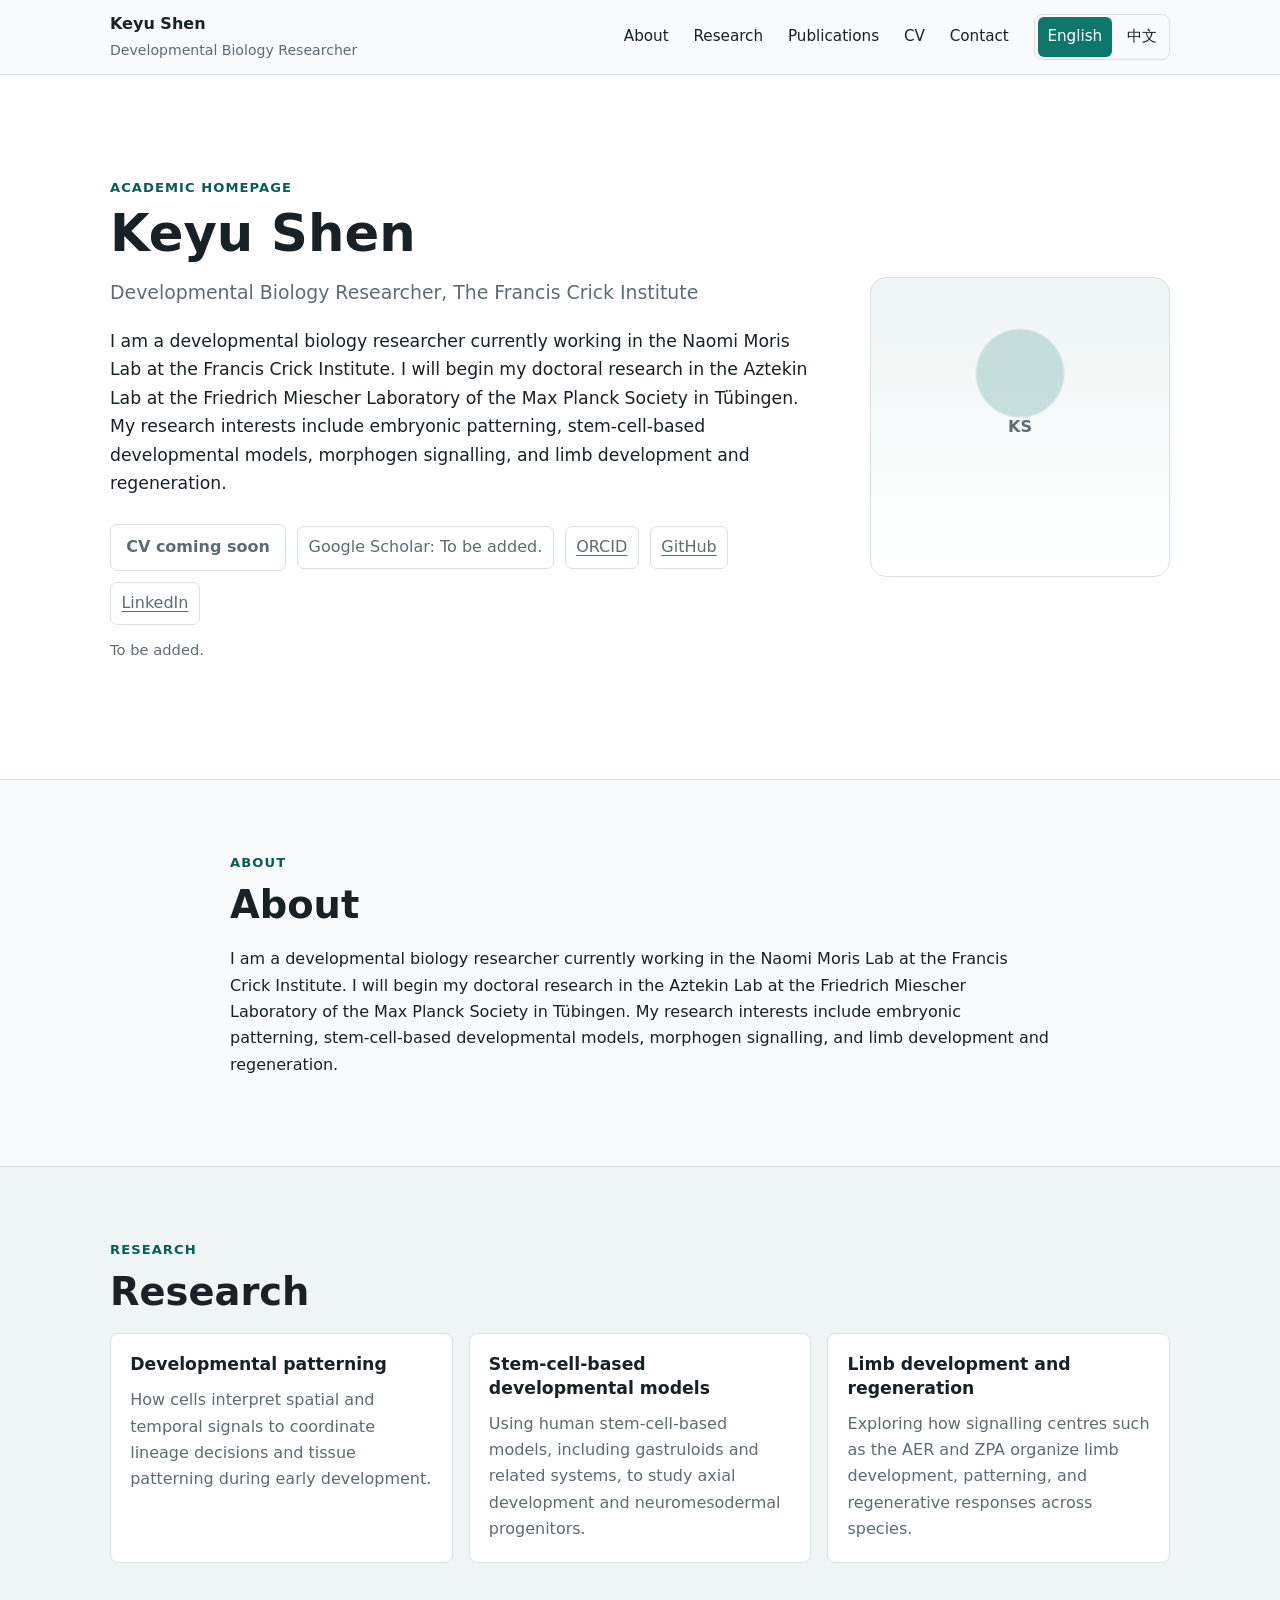
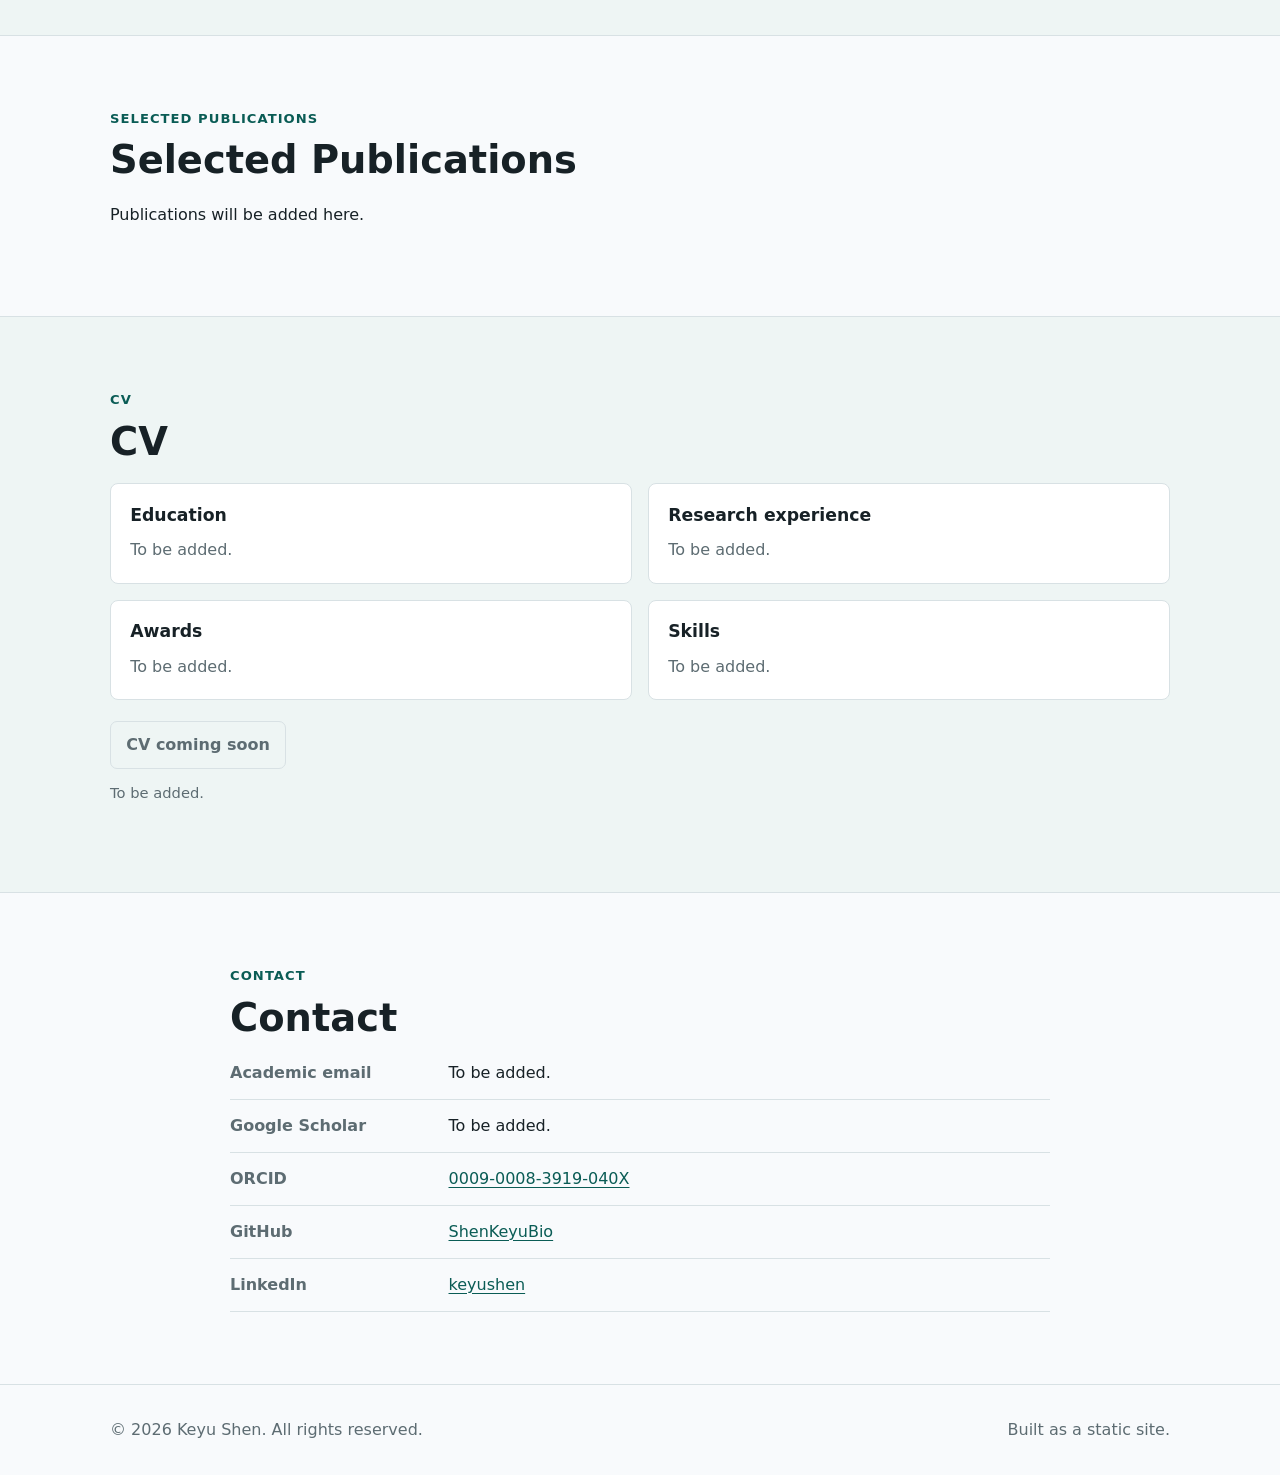
<file: index.html>
<!doctype html>
<html lang="en">
  <head>
    <meta charset="utf-8">
    <meta name="viewport" content="width=device-width, initial-scale=1">
    <title>Keyu Shen | Developmental Biology</title>
    <meta name="description" content="Academic homepage for Keyu Shen, a developmental biology researcher at The Francis Crick Institute. Research interests include embryonic patterning, stem-cell-based developmental models, morphogen signalling, and limb development and regeneration.">
    <meta name="robots" content="index, follow">
    <link rel="canonical" href="https://shenk.dev/">
    <link rel="alternate" hreflang="en" href="https://shenk.dev/">
    <link rel="alternate" hreflang="zh-CN" href="https://shenk.dev/zh/">
    <link rel="alternate" hreflang="x-default" href="https://shenk.dev/">
    <meta property="og:type" content="profile">
    <meta property="og:locale" content="en_US">
    <meta property="og:site_name" content="Keyu Shen Academic Website">
    <meta property="og:title" content="Keyu Shen | Developmental Biology">
    <meta property="og:description" content="Academic homepage for Keyu Shen, a developmental biology researcher at The Francis Crick Institute.">
    <meta property="og:url" content="https://shenk.dev/">
    <meta property="og:image" content="https://shenk.dev/assets/images/og-image.svg">
    <meta name="twitter:card" content="summary">
    <meta name="theme-color" content="#f8fafc">
    <link rel="icon" href="assets/images/favicon.svg" type="image/svg+xml">
    <link rel="manifest" href="site.webmanifest">
    <link rel="stylesheet" href="assets/css/styles.css">
    <script src="assets/js/main.js" defer></script>
    <script type="application/ld+json">
      {
        "@context": "https://schema.org",
        "@type": "Person",
        "name": "Keyu Shen",
        "alternateName": "沈可遇",
        "jobTitle": "Developmental Biology Researcher",
        "affiliation": {
          "@type": "Organization",
          "name": "The Francis Crick Institute"
        },
        "url": "https://shenk.dev/",
        "sameAs": [
          "https://github.com/ShenKeyuBio",
          "https://orcid.org/0009-0008-3919-040X",
          "https://www.linkedin.com/in/keyushen"
        ],
        "knowsAbout": [
          "Developmental biology and embryonic patterning",
          "Stem-cell-based embryo models",
          "Limb development and regeneration"
        ]
      }
    </script>
  </head>
  <body>
    <a class="skip-link" href="#main">Skip to main content</a>
    <header class="site-header" id="top">
      <div class="container header-grid">
        <a class="site-brand" href="#top" aria-label="Keyu Shen homepage">
          <span class="brand-name">Keyu Shen</span>
          <span class="brand-role">Developmental Biology Researcher</span>
        </a>

        <nav class="desktop-nav" aria-label="Primary navigation">
          <a href="#about">About</a>
          <a href="#research">Research</a>
          <a href="#publications">Publications</a>
          <a href="#cv">CV</a>
          <a href="#contact">Contact</a>
        </nav>

        <div class="language-switcher" aria-label="Language switcher">
          <a href="./" lang="en" hreflang="en" aria-current="page" data-language-choice="en">English</a>
          <a href="zh/" lang="zh-CN" hreflang="zh-CN" data-language-choice="zh-CN">中文</a>
        </div>

        <details class="mobile-nav">
          <summary aria-label="Open section navigation">Menu</summary>
          <nav aria-label="Mobile navigation">
            <a href="#about">About</a>
            <a href="#research">Research</a>
            <a href="#publications">Publications</a>
            <a href="#cv">CV</a>
            <a href="#contact">Contact</a>
          </nav>
        </details>
      </div>
    </header>

    <main id="main">
      <section class="hero section">
        <div class="container hero-grid">
          <div class="hero-copy">
            <p class="eyebrow">Academic homepage</p>
            <h1>Keyu Shen</h1>
            <p class="subtitle">Developmental Biology Researcher, The Francis Crick Institute</p>
            <p class="intro">
              I am a developmental biology researcher currently working in the Naomi Moris Lab at the Francis Crick Institute. I will begin my doctoral research in the Aztekin Lab at the Friedrich Miescher Laboratory of the Max Planck Society in Tübingen. My research interests include embryonic patterning, stem-cell-based developmental models, morphogen signalling, and limb development and regeneration.
            </p>
            <div class="hero-actions" aria-label="Profile actions">
              <button class="button" type="button" disabled aria-describedby="cv-note">CV coming soon</button>
              <span class="profile-link">Google Scholar: To be added.</span>
              <a class="profile-link" href="https://orcid.org/0009-0008-3919-040X" rel="me noopener noreferrer" target="_blank">ORCID</a>
              <a class="profile-link" href="https://github.com/ShenKeyuBio" rel="me noopener noreferrer" target="_blank">GitHub</a>
              <a class="profile-link" href="https://www.linkedin.com/in/keyushen" rel="me noopener noreferrer" target="_blank">LinkedIn</a>
            </div>
            <p class="note" id="cv-note">To be added.</p>
          </div>
          <div class="portrait-placeholder" role="img" aria-label="Neutral profile photo placeholder for Keyu Shen">
            <span>KS</span>
          </div>
        </div>
      </section>

      <section class="section" id="about" aria-labelledby="about-title">
        <div class="container narrow">
          <p class="section-kicker">About</p>
          <h2 id="about-title">About</h2>
          <p>
            I am a developmental biology researcher currently working in the Naomi Moris Lab at the Francis Crick Institute. I will begin my doctoral research in the Aztekin Lab at the Friedrich Miescher Laboratory of the Max Planck Society in Tübingen. My research interests include embryonic patterning, stem-cell-based developmental models, morphogen signalling, and limb development and regeneration.
          </p>
        </div>
      </section>

      <section class="section muted" id="research" aria-labelledby="research-title">
        <div class="container">
          <p class="section-kicker">Research</p>
          <h2 id="research-title">Research</h2>
          <div class="card-grid">
            <article class="card">
              <h3>Developmental patterning</h3>
              <p>How cells interpret spatial and temporal signals to coordinate lineage decisions and tissue patterning during early development.</p>
            </article>
            <article class="card">
              <h3>Stem-cell-based developmental models</h3>
              <p>Using human stem-cell-based models, including gastruloids and related systems, to study axial development and neuromesodermal progenitors.</p>
            </article>
            <article class="card">
              <h3>Limb development and regeneration</h3>
              <p>Exploring how signalling centres such as the AER and ZPA organize limb development, patterning, and regenerative responses across species.</p>
            </article>
          </div>
        </div>
      </section>

      <section class="section" id="publications" aria-labelledby="publications-title">
        <div class="container">
          <p class="section-kicker">Selected Publications</p>
          <h2 id="publications-title">Selected Publications</h2>
          <p>Publications will be added here.</p>
        </div>
      </section>

      <section class="section muted" id="cv" aria-labelledby="cv-title">
        <div class="container">
          <p class="section-kicker">CV</p>
          <h2 id="cv-title">CV</h2>
          <div class="cv-grid">
            <section aria-labelledby="education-title">
              <h3 id="education-title">Education</h3>
              <p>To be added.</p>
            </section>
            <section aria-labelledby="experience-title">
              <h3 id="experience-title">Research experience</h3>
              <p>To be added.</p>
            </section>
            <section aria-labelledby="awards-title">
              <h3 id="awards-title">Awards</h3>
              <p>To be added.</p>
            </section>
            <section aria-labelledby="skills-title">
              <h3 id="skills-title">Skills</h3>
              <p>To be added.</p>
            </section>
          </div>
          <div class="cv-download" id="cv-placeholder">
            <button class="button" type="button" disabled>CV coming soon</button>
            <p class="note">To be added.</p>
          </div>
        </div>
      </section>

      <section class="section" id="contact" aria-labelledby="contact-title">
        <div class="container narrow">
          <p class="section-kicker">Contact</p>
          <h2 id="contact-title">Contact</h2>
          <dl class="contact-list">
            <div>
              <dt>Academic email</dt>
              <dd>To be added.</dd>
            </div>
            <div>
              <dt>Google Scholar</dt>
              <dd>To be added.</dd>
            </div>
            <div>
              <dt>ORCID</dt>
              <dd><a href="https://orcid.org/0009-0008-3919-040X" rel="me noopener noreferrer" target="_blank">0009-0008-3919-040X</a></dd>
            </div>
            <div>
              <dt>GitHub</dt>
              <dd><a href="https://github.com/ShenKeyuBio" rel="me noopener noreferrer" target="_blank">ShenKeyuBio</a></dd>
            </div>
            <div>
              <dt>LinkedIn</dt>
              <dd><a href="https://www.linkedin.com/in/keyushen" rel="me noopener noreferrer" target="_blank">keyushen</a></dd>
            </div>
          </dl>
        </div>
      </section>
    </main>

    <footer class="site-footer">
      <div class="container footer-grid">
        <p>&copy; 2026 Keyu Shen. All rights reserved.</p>
        <p>Built as a static site.</p>
      </div>
    </footer>
  </body>
</html>
</file>
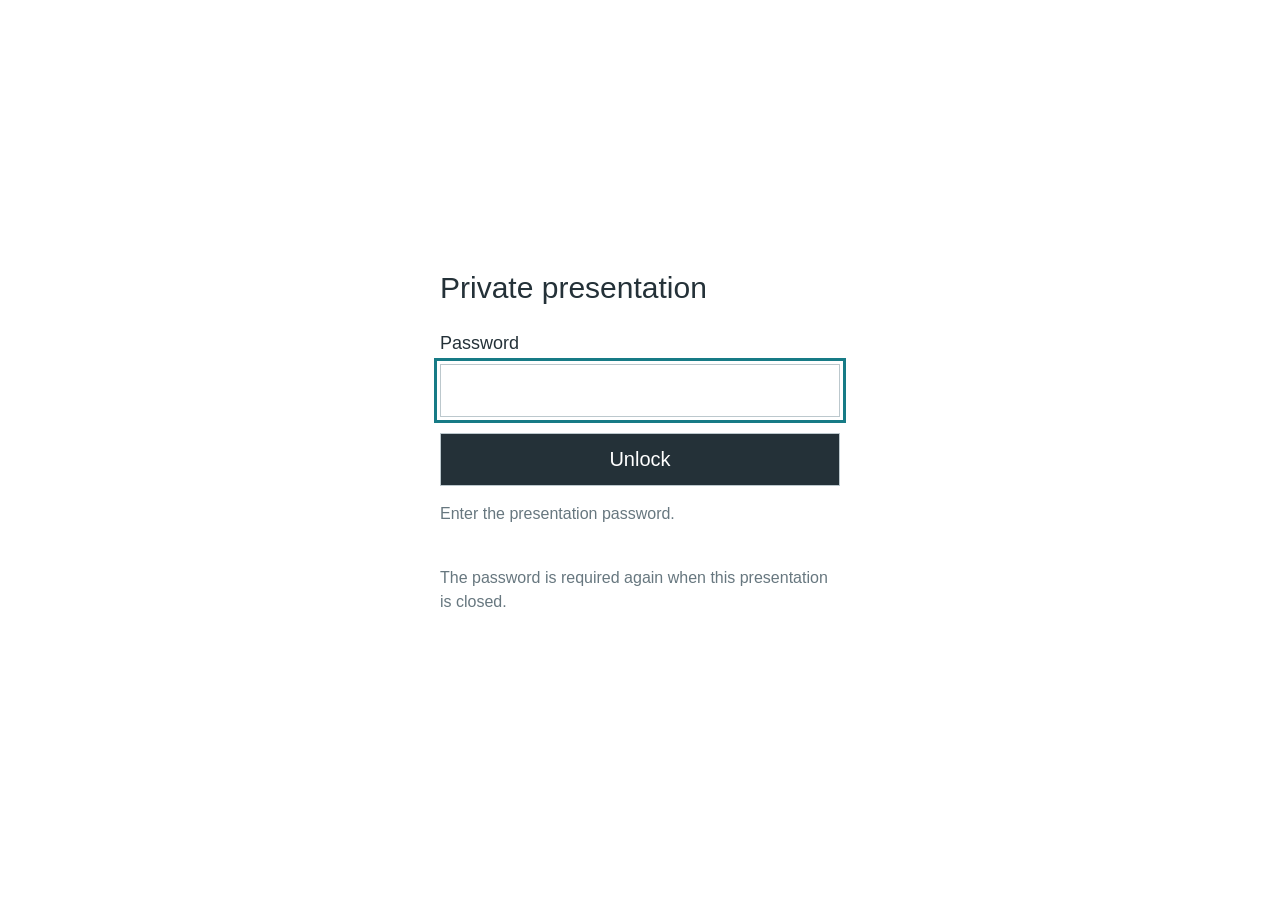
<file: nmp/index.html>
<!doctype html><html lang="en"><head><meta charset="utf-8"><meta name="viewport" content="width=device-width,initial-scale=1,viewport-fit=cover"><meta name="robots" content="noindex,nofollow,noarchive"><meta name="theme-color" content="#ffffff"><meta name="apple-mobile-web-app-capable" content="yes"><meta name="apple-mobile-web-app-status-bar-style" content="default"><title>Private presentation</title><link rel="manifest" href="manifest.webmanifest"><link rel="apple-touch-icon" href="icon-192.png"><link rel="icon" href="icon.svg"><style>*{box-sizing:border-box}[hidden]{display:none!important}body{margin:0;font-family:Arial,Helvetica,sans-serif;color:#243138;background:white}main{min-height:100vh;min-height:100dvh;display:grid;place-items:center;padding:28px}form{width:min(400px,100%)}h1{font-size:30px;font-weight:500;margin:0 0 28px}label{display:block;font-size:18px;margin-bottom:10px}input,button{font:inherit;font-size:20px;width:100%;border:1px solid #bcc8cd;border-radius:0;padding:14px;min-height:50px}button{margin-top:16px;background:#243138;color:white;cursor:pointer}button:disabled{opacity:.5}input:focus-visible,button:focus-visible{outline:3px solid #177b86;outline-offset:3px}p{font-size:16px;line-height:1.5;color:#67777f}#status{min-height:48px}iframe{position:fixed;inset:0;width:100%;height:100%;height:100dvh;border:0;background:white}iframe[hidden]{display:none}</style></head><body><main id="gate"><form id="unlock"><h1>Private presentation</h1><label for="password">Password</label><input id="password" type="password" autocomplete="current-password" required autofocus><button id="submit" type="submit">Unlock</button><p id="status" role="status">Enter the presentation password.</p><p>The password is required again when this presentation is closed.</p></form></main><iframe id="presentation" title="Scientific poster presentation" allow="fullscreen" hidden></iframe><script src="gate.js"></script></body></html>
</file>
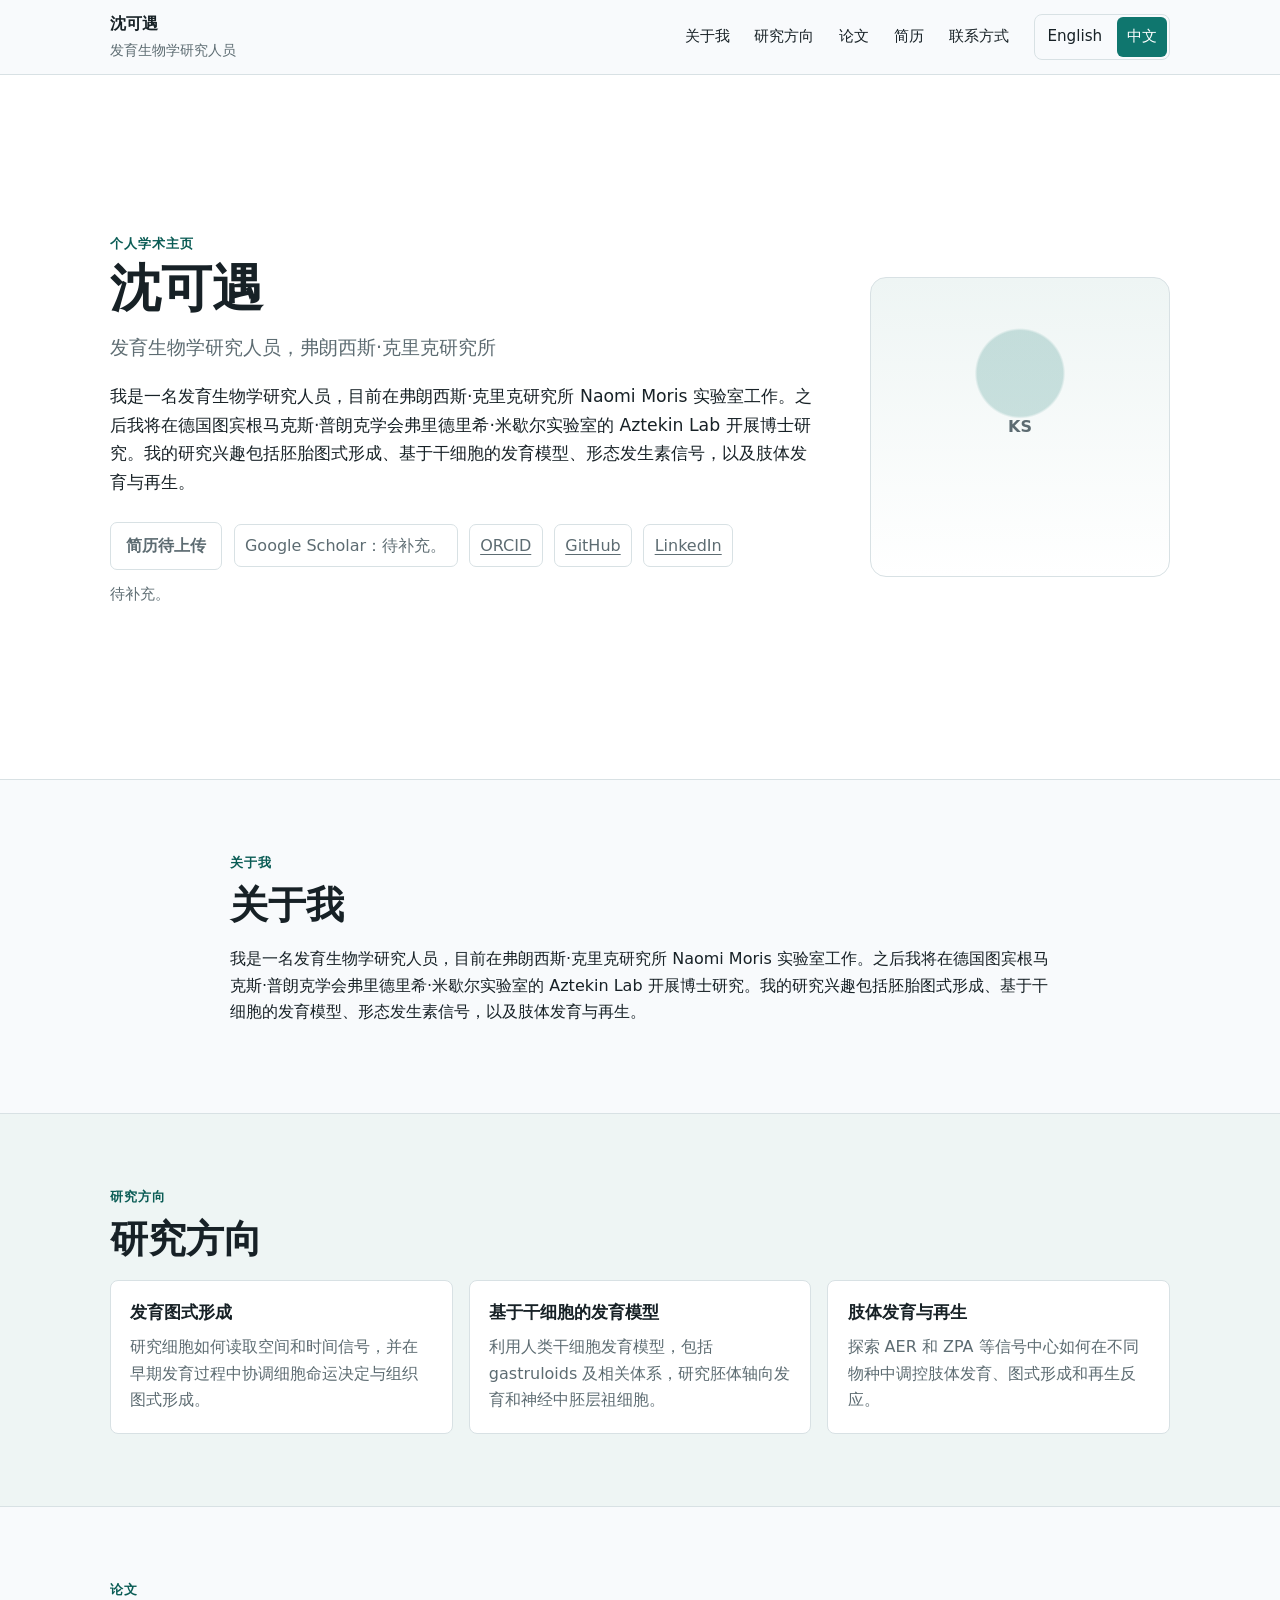
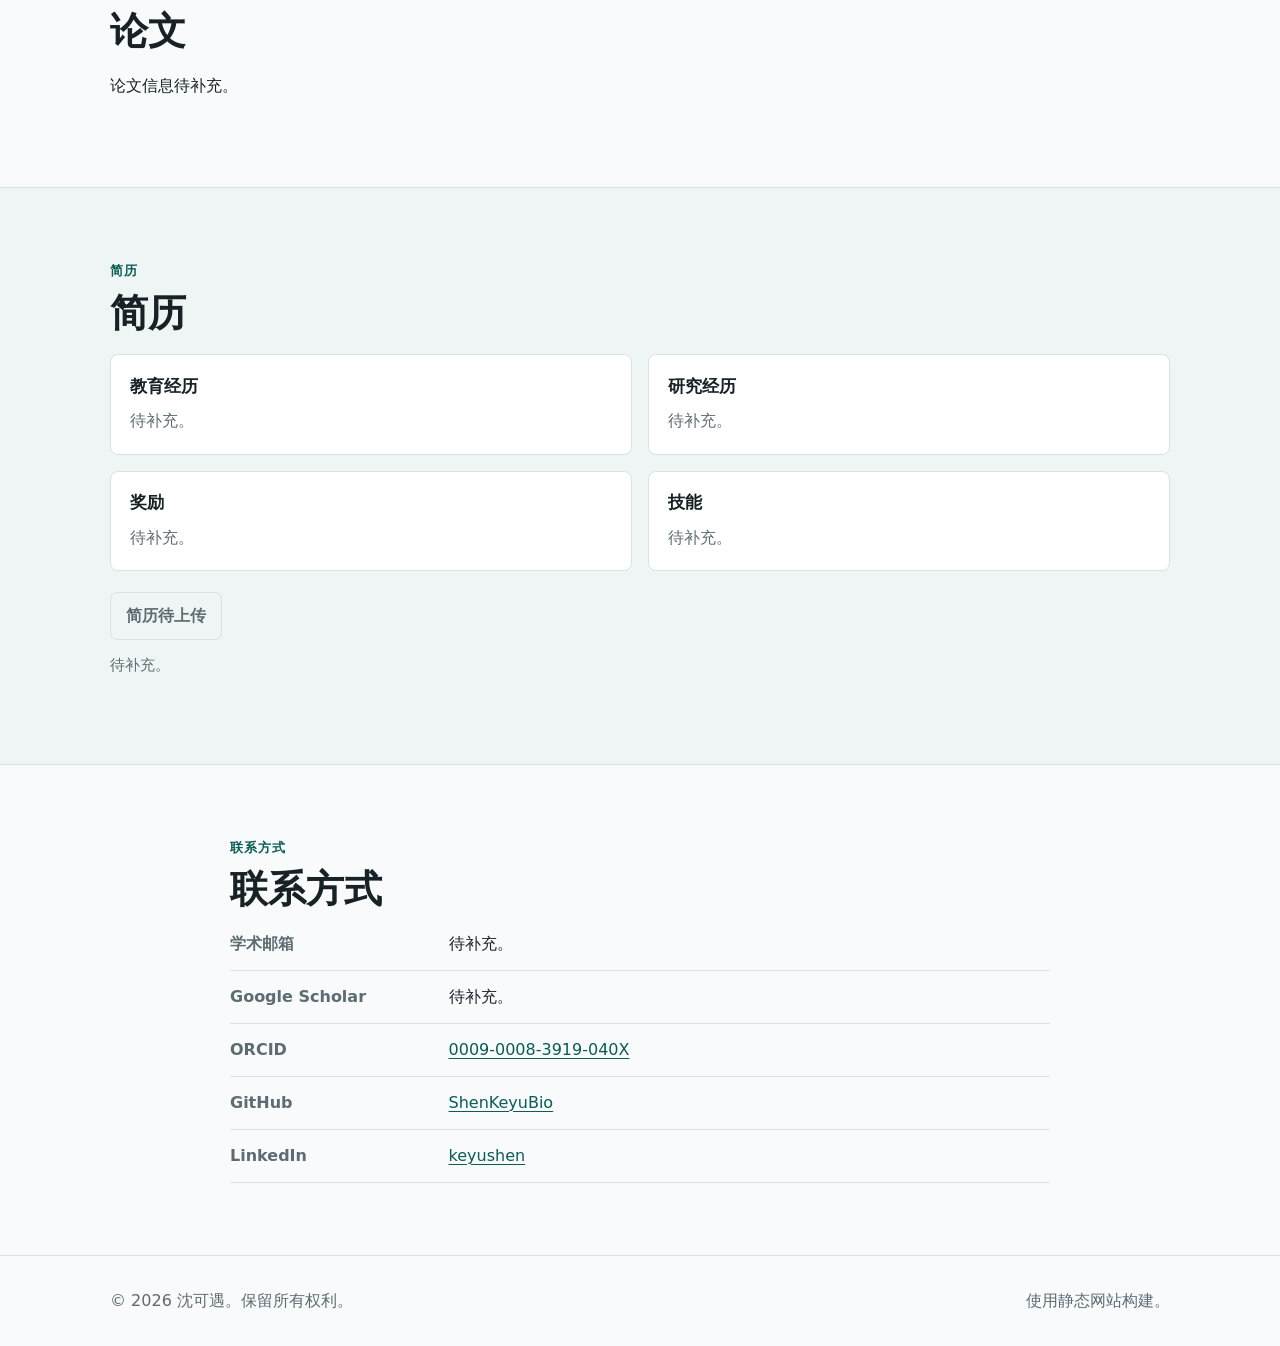
<file: zh/index.html>
<!doctype html>
<html lang="zh-CN">
  <head>
    <meta charset="utf-8">
    <meta name="viewport" content="width=device-width, initial-scale=1">
    <title>Keyu Shen | 发育生物学</title>
    <meta name="description" content="沈可遇的个人学术主页。发育生物学研究人员，弗朗西斯·克里克研究所。研究兴趣包括胚胎图式形成、基于干细胞的发育模型、形态发生素信号，以及肢体发育与再生。">
    <meta name="robots" content="index, follow">
    <link rel="canonical" href="https://shenk.dev/zh/">
    <link rel="alternate" hreflang="en" href="https://shenk.dev/">
    <link rel="alternate" hreflang="zh-CN" href="https://shenk.dev/zh/">
    <link rel="alternate" hreflang="x-default" href="https://shenk.dev/">
    <meta property="og:type" content="profile">
    <meta property="og:locale" content="zh_CN">
    <meta property="og:site_name" content="沈可遇个人学术主页">
    <meta property="og:title" content="Keyu Shen | 发育生物学">
    <meta property="og:description" content="沈可遇的个人学术主页。发育生物学研究人员，弗朗西斯·克里克研究所。">
    <meta property="og:url" content="https://shenk.dev/zh/">
    <meta property="og:image" content="https://shenk.dev/assets/images/og-image.svg">
    <meta name="twitter:card" content="summary">
    <meta name="theme-color" content="#f8fafc">
    <link rel="icon" href="../assets/images/favicon.svg" type="image/svg+xml">
    <link rel="manifest" href="../site.webmanifest">
    <link rel="stylesheet" href="../assets/css/styles.css">
    <script src="../assets/js/main.js" defer></script>
    <script type="application/ld+json">
      {
        "@context": "https://schema.org",
        "@type": "Person",
        "name": "沈可遇",
        "alternateName": "Keyu Shen",
        "jobTitle": "发育生物学研究人员",
        "affiliation": {
          "@type": "Organization",
          "name": "弗朗西斯·克里克研究所"
        },
        "url": "https://shenk.dev/zh/",
        "sameAs": [
          "https://github.com/ShenKeyuBio",
          "https://orcid.org/0009-0008-3919-040X",
          "https://www.linkedin.com/in/keyushen"
        ],
        "knowsAbout": [
          "发育生物学与胚胎图式形成",
          "干细胞胚胎模型",
          "肢体发育与再生"
        ]
      }
    </script>
  </head>
  <body>
    <a class="skip-link" href="#main">跳到主要内容</a>
    <header class="site-header" id="top">
      <div class="container header-grid">
        <a class="site-brand" href="#top" aria-label="沈可遇主页">
          <span class="brand-name">沈可遇</span>
          <span class="brand-role">发育生物学研究人员</span>
        </a>

        <nav class="desktop-nav" aria-label="主导航">
          <a href="#about">关于我</a>
          <a href="#research">研究方向</a>
          <a href="#publications">论文</a>
          <a href="#cv">简历</a>
          <a href="#contact">联系方式</a>
        </nav>

        <div class="language-switcher" aria-label="语言切换">
          <a href="../" lang="en" hreflang="en" data-language-choice="en">English</a>
          <a href="./" lang="zh-CN" hreflang="zh-CN" aria-current="page" data-language-choice="zh-CN">中文</a>
        </div>

        <details class="mobile-nav">
          <summary aria-label="打开章节导航">菜单</summary>
          <nav aria-label="移动端导航">
            <a href="#about">关于我</a>
            <a href="#research">研究方向</a>
            <a href="#publications">论文</a>
            <a href="#cv">简历</a>
            <a href="#contact">联系方式</a>
          </nav>
        </details>
      </div>
    </header>

    <main id="main">
      <section class="hero section">
        <div class="container hero-grid">
          <div class="hero-copy">
            <p class="eyebrow">个人学术主页</p>
            <h1>沈可遇</h1>
            <p class="subtitle">发育生物学研究人员，弗朗西斯·克里克研究所</p>
            <p class="intro">
              我是一名发育生物学研究人员，目前在弗朗西斯·克里克研究所 Naomi Moris 实验室工作。之后我将在德国图宾根马克斯·普朗克学会弗里德里希·米歇尔实验室的 Aztekin Lab 开展博士研究。我的研究兴趣包括胚胎图式形成、基于干细胞的发育模型、形态发生素信号，以及肢体发育与再生。
            </p>
            <div class="hero-actions" aria-label="个人资料操作">
              <button class="button" type="button" disabled aria-describedby="cv-note">简历待上传</button>
              <span class="profile-link">Google Scholar：待补充。</span>
              <a class="profile-link" href="https://orcid.org/0009-0008-3919-040X" rel="me noopener noreferrer" target="_blank">ORCID</a>
              <a class="profile-link" href="https://github.com/ShenKeyuBio" rel="me noopener noreferrer" target="_blank">GitHub</a>
              <a class="profile-link" href="https://www.linkedin.com/in/keyushen" rel="me noopener noreferrer" target="_blank">LinkedIn</a>
            </div>
            <p class="note" id="cv-note">待补充。</p>
          </div>
          <div class="portrait-placeholder" role="img" aria-label="沈可遇的中性照片占位图">
            <span>KS</span>
          </div>
        </div>
      </section>

      <section class="section" id="about" aria-labelledby="about-title">
        <div class="container narrow">
          <p class="section-kicker">关于我</p>
          <h2 id="about-title">关于我</h2>
          <p>
            我是一名发育生物学研究人员，目前在弗朗西斯·克里克研究所 Naomi Moris 实验室工作。之后我将在德国图宾根马克斯·普朗克学会弗里德里希·米歇尔实验室的 Aztekin Lab 开展博士研究。我的研究兴趣包括胚胎图式形成、基于干细胞的发育模型、形态发生素信号，以及肢体发育与再生。
          </p>
        </div>
      </section>

      <section class="section muted" id="research" aria-labelledby="research-title">
        <div class="container">
          <p class="section-kicker">研究方向</p>
          <h2 id="research-title">研究方向</h2>
          <div class="card-grid">
            <article class="card">
              <h3>发育图式形成</h3>
              <p>研究细胞如何读取空间和时间信号，并在早期发育过程中协调细胞命运决定与组织图式形成。</p>
            </article>
            <article class="card">
              <h3>基于干细胞的发育模型</h3>
              <p>利用人类干细胞发育模型，包括 gastruloids 及相关体系，研究胚体轴向发育和神经中胚层祖细胞。</p>
            </article>
            <article class="card">
              <h3>肢体发育与再生</h3>
              <p>探索 AER 和 ZPA 等信号中心如何在不同物种中调控肢体发育、图式形成和再生反应。</p>
            </article>
          </div>
        </div>
      </section>

      <section class="section" id="publications" aria-labelledby="publications-title">
        <div class="container">
          <p class="section-kicker">论文</p>
          <h2 id="publications-title">论文</h2>
          <p>论文信息待补充。</p>
        </div>
      </section>

      <section class="section muted" id="cv" aria-labelledby="cv-title">
        <div class="container">
          <p class="section-kicker">简历</p>
          <h2 id="cv-title">简历</h2>
          <div class="cv-grid">
            <section aria-labelledby="education-title">
              <h3 id="education-title">教育经历</h3>
              <p>待补充。</p>
            </section>
            <section aria-labelledby="experience-title">
              <h3 id="experience-title">研究经历</h3>
              <p>待补充。</p>
            </section>
            <section aria-labelledby="awards-title">
              <h3 id="awards-title">奖励</h3>
              <p>待补充。</p>
            </section>
            <section aria-labelledby="skills-title">
              <h3 id="skills-title">技能</h3>
              <p>待补充。</p>
            </section>
          </div>
          <div class="cv-download" id="cv-placeholder">
            <button class="button" type="button" disabled>简历待上传</button>
            <p class="note">待补充。</p>
          </div>
        </div>
      </section>

      <section class="section" id="contact" aria-labelledby="contact-title">
        <div class="container narrow">
          <p class="section-kicker">联系方式</p>
          <h2 id="contact-title">联系方式</h2>
          <dl class="contact-list">
            <div>
              <dt>学术邮箱</dt>
              <dd>待补充。</dd>
            </div>
            <div>
              <dt>Google Scholar</dt>
              <dd>待补充。</dd>
            </div>
            <div>
              <dt>ORCID</dt>
              <dd><a href="https://orcid.org/0009-0008-3919-040X" rel="me noopener noreferrer" target="_blank">0009-0008-3919-040X</a></dd>
            </div>
            <div>
              <dt>GitHub</dt>
              <dd><a href="https://github.com/ShenKeyuBio" rel="me noopener noreferrer" target="_blank">ShenKeyuBio</a></dd>
            </div>
            <div>
              <dt>LinkedIn</dt>
              <dd><a href="https://www.linkedin.com/in/keyushen" rel="me noopener noreferrer" target="_blank">keyushen</a></dd>
            </div>
          </dl>
        </div>
      </section>
    </main>

    <footer class="site-footer">
      <div class="container footer-grid">
        <p>&copy; 2026 沈可遇。保留所有权利。</p>
        <p>使用静态网站构建。</p>
      </div>
    </footer>
  </body>
</html>
</file>
<file: assets/css/styles.css>
:root {
  color-scheme: light dark;
  --bg: #f8fafc;
  --surface: #ffffff;
  --surface-muted: #eef5f4;
  --text: #172126;
  --muted: #5d6c72;
  --border: #d8e1e4;
  --accent: #0f766e;
  --accent-strong: #0a5c55;
  --focus: #b45309;
  --max-width: 1060px;
  --content-width: 820px;
}

@media (prefers-color-scheme: dark) {
  :root {
    --bg: #111719;
    --surface: #171f22;
    --surface-muted: #132826;
    --text: #edf4f5;
    --muted: #afbdc1;
    --border: #314044;
    --accent: #5eead4;
    --accent-strong: #99f6e4;
    --focus: #fbbf24;
  }
}

* {
  box-sizing: border-box;
}

html {
  scroll-behavior: smooth;
}

@media (prefers-reduced-motion: reduce) {
  html {
    scroll-behavior: auto;
  }
}

body {
  margin: 0;
  background: var(--bg);
  color: var(--text);
  font-family: ui-sans-serif, system-ui, -apple-system, BlinkMacSystemFont, "Segoe UI", sans-serif;
  font-size: 16px;
  line-height: 1.65;
  text-rendering: optimizeLegibility;
}

a {
  color: var(--accent-strong);
  text-decoration-thickness: 0.08em;
  text-underline-offset: 0.18em;
}

a:hover {
  color: var(--accent);
}

:focus-visible {
  outline: 3px solid var(--focus);
  outline-offset: 3px;
}

code {
  font-family: ui-monospace, SFMono-Regular, Consolas, "Liberation Mono", monospace;
  font-size: 0.95em;
}

.skip-link {
  position: absolute;
  left: 1rem;
  top: 1rem;
  z-index: 10;
  transform: translateY(-160%);
  background: var(--surface);
  border: 1px solid var(--border);
  border-radius: 6px;
  color: var(--text);
  padding: 0.55rem 0.75rem;
}

.skip-link:focus {
  transform: translateY(0);
}

.container {
  width: min(100% - 2rem, var(--max-width));
  margin-inline: auto;
}

.narrow {
  max-width: var(--content-width);
}

.site-header {
  position: sticky;
  top: 0;
  z-index: 5;
  background: color-mix(in srgb, var(--bg) 94%, transparent);
  border-bottom: 1px solid var(--border);
  backdrop-filter: blur(10px);
}

.header-grid {
  display: grid;
  grid-template-columns: minmax(12rem, 1fr) auto auto;
  align-items: center;
  gap: 1rem;
  min-height: 74px;
}

.site-brand {
  color: var(--text);
  display: inline-flex;
  flex-direction: column;
  gap: 0.1rem;
  min-width: 0;
  text-decoration: none;
}

.brand-name {
  font-weight: 700;
  overflow-wrap: anywhere;
}

.brand-role {
  color: var(--muted);
  font-size: 0.88rem;
  overflow-wrap: anywhere;
}

.desktop-nav,
.language-switcher {
  align-items: center;
  display: flex;
  gap: 0.35rem;
}

.desktop-nav a,
.language-switcher a,
.mobile-nav summary {
  border-radius: 6px;
  color: var(--text);
  display: inline-flex;
  font-size: 0.95rem;
  padding: 0.45rem 0.6rem;
  text-decoration: none;
}

.desktop-nav a:hover,
.language-switcher a:hover,
.mobile-nav summary:hover {
  background: var(--surface-muted);
}

.language-switcher {
  border: 1px solid var(--border);
  border-radius: 8px;
  padding: 0.15rem;
}

.language-switcher [aria-current="page"] {
  background: var(--accent);
  color: #ffffff;
}

.mobile-nav {
  display: none;
}

.mobile-nav summary {
  cursor: pointer;
  list-style: none;
}

.mobile-nav summary::-webkit-details-marker {
  display: none;
}

.mobile-nav nav {
  background: var(--surface);
  border: 1px solid var(--border);
  border-radius: 8px;
  box-shadow: 0 12px 30px rgb(15 23 42 / 0.08);
  display: grid;
  gap: 0.15rem;
  min-width: 12rem;
  padding: 0.45rem;
  position: absolute;
  right: 1rem;
  top: 4.5rem;
}

.mobile-nav a {
  border-radius: 6px;
  color: var(--text);
  padding: 0.55rem 0.65rem;
  text-decoration: none;
}

.mobile-nav a:hover {
  background: var(--surface-muted);
}

.section {
  padding-block: 4.5rem;
}

.section + .section {
  border-top: 1px solid var(--border);
}

.muted {
  background: var(--surface-muted);
}

.hero {
  background: var(--surface);
}

.hero-grid {
  align-items: center;
  display: grid;
  gap: 3rem;
  grid-template-columns: minmax(0, 1fr) minmax(220px, 300px);
  min-height: 560px;
}

.eyebrow,
.section-kicker {
  color: var(--accent-strong);
  font-size: 0.82rem;
  font-weight: 700;
  letter-spacing: 0.08em;
  margin: 0 0 0.5rem;
  text-transform: uppercase;
}

h1,
h2,
h3,
p {
  margin-top: 0;
}

h1 {
  font-size: clamp(2.6rem, 4vw, 4.6rem);
  line-height: 1.05;
  margin-bottom: 1rem;
  overflow-wrap: anywhere;
}

h2 {
  font-size: clamp(1.8rem, 3vw, 2.4rem);
  line-height: 1.18;
  margin-bottom: 1.2rem;
}

h3 {
  font-size: 1.08rem;
  line-height: 1.35;
  margin-bottom: 0.65rem;
}

.subtitle {
  color: var(--muted);
  font-size: 1.18rem;
  margin-bottom: 1.2rem;
}

.intro {
  font-size: 1.08rem;
  max-width: 65ch;
}

.hero-actions {
  align-items: center;
  display: flex;
  flex-wrap: wrap;
  gap: 0.7rem;
  margin-top: 1.6rem;
}

.button {
  align-items: center;
  background: var(--accent-strong);
  border: 1px solid var(--accent-strong);
  border-radius: 7px;
  color: #ffffff;
  display: inline-flex;
  font: inherit;
  font-weight: 700;
  min-height: 2.75rem;
  padding: 0.6rem 0.95rem;
}

.button:disabled {
  background: transparent;
  border-color: var(--border);
  color: var(--muted);
  cursor: not-allowed;
}

.profile-link {
  border: 1px solid var(--border);
  border-radius: 7px;
  color: var(--muted);
  display: inline-flex;
  max-width: 100%;
  padding: 0.45rem 0.65rem;
  overflow-wrap: anywhere;
}

.note {
  color: var(--muted);
  font-size: 0.92rem;
  margin-top: 0.8rem;
}

.portrait-placeholder {
  aspect-ratio: 1;
  align-items: center;
  background:
    radial-gradient(circle at 50% 32%, color-mix(in srgb, var(--accent) 20%, transparent) 0 17%, transparent 18%),
    linear-gradient(180deg, var(--surface-muted), var(--surface));
  border: 1px solid var(--border);
  border-radius: 16px;
  display: grid;
  justify-items: center;
  padding: 2rem;
  text-align: center;
}

.portrait-placeholder span {
  color: var(--muted);
  font-weight: 700;
  max-width: 12rem;
  overflow-wrap: anywhere;
}

.card-grid {
  display: grid;
  gap: 1rem;
  grid-template-columns: repeat(3, minmax(0, 1fr));
}

.card,
.publication-list li,
.cv-grid section {
  background: var(--surface);
  border: 1px solid var(--border);
  border-radius: 8px;
  padding: 1.2rem;
}

.card p,
.publication-list p,
.cv-grid p {
  color: var(--muted);
  margin-bottom: 0;
}

.publication-list {
  display: grid;
  gap: 1rem;
  margin: 0;
  padding-left: 1.3rem;
}

.publication-list li {
  padding-left: 0.3rem;
}

.publication-list strong {
  color: var(--text);
}

.cv-grid {
  display: grid;
  gap: 1rem;
  grid-template-columns: repeat(2, minmax(0, 1fr));
}

.cv-download {
  margin-top: 1.3rem;
}

.contact-list {
  display: grid;
  gap: 0.8rem;
  margin: 0;
}

.contact-list div {
  border-bottom: 1px solid var(--border);
  display: grid;
  gap: 0.5rem;
  grid-template-columns: minmax(9rem, 0.35fr) minmax(0, 1fr);
  padding-bottom: 0.8rem;
}

.contact-list dt {
  color: var(--muted);
  font-weight: 700;
}

.contact-list dd {
  margin: 0;
  overflow-wrap: anywhere;
}

.site-footer {
  border-top: 1px solid var(--border);
  color: var(--muted);
  padding-block: 2rem;
}

.footer-grid {
  display: flex;
  flex-wrap: wrap;
  gap: 0.5rem 1rem;
  justify-content: space-between;
}

.footer-grid p {
  margin: 0;
}

@media (max-width: 900px) {
  .header-grid {
    grid-template-columns: minmax(0, 1fr) auto auto;
  }

  .desktop-nav {
    display: none;
  }

  .mobile-nav {
    display: block;
  }

  .hero-grid {
    grid-template-columns: 1fr;
    min-height: auto;
  }

  .portrait-placeholder {
    max-width: 260px;
  }

  .card-grid {
    grid-template-columns: 1fr;
  }
}

@media (max-width: 620px) {
  .container {
    width: min(100% - 1.25rem, var(--max-width));
  }

  .header-grid {
    gap: 0.5rem;
    grid-template-columns: 1fr auto;
    padding-block: 0.6rem;
  }

  .site-brand {
    grid-column: 1;
  }

  .language-switcher {
    grid-column: 1 / -1;
    justify-self: start;
  }

  .mobile-nav {
    grid-column: 2;
    grid-row: 1;
  }

  .mobile-nav nav {
    left: 0.75rem;
    right: 0.75rem;
    top: 6.9rem;
  }

  .section {
    padding-block: 3rem;
  }

  .hero-actions {
    align-items: stretch;
    flex-direction: column;
  }

  .button,
  .profile-link {
    justify-content: center;
    width: 100%;
  }

  .cv-grid,
  .contact-list div {
    grid-template-columns: 1fr;
  }
}
</file>
